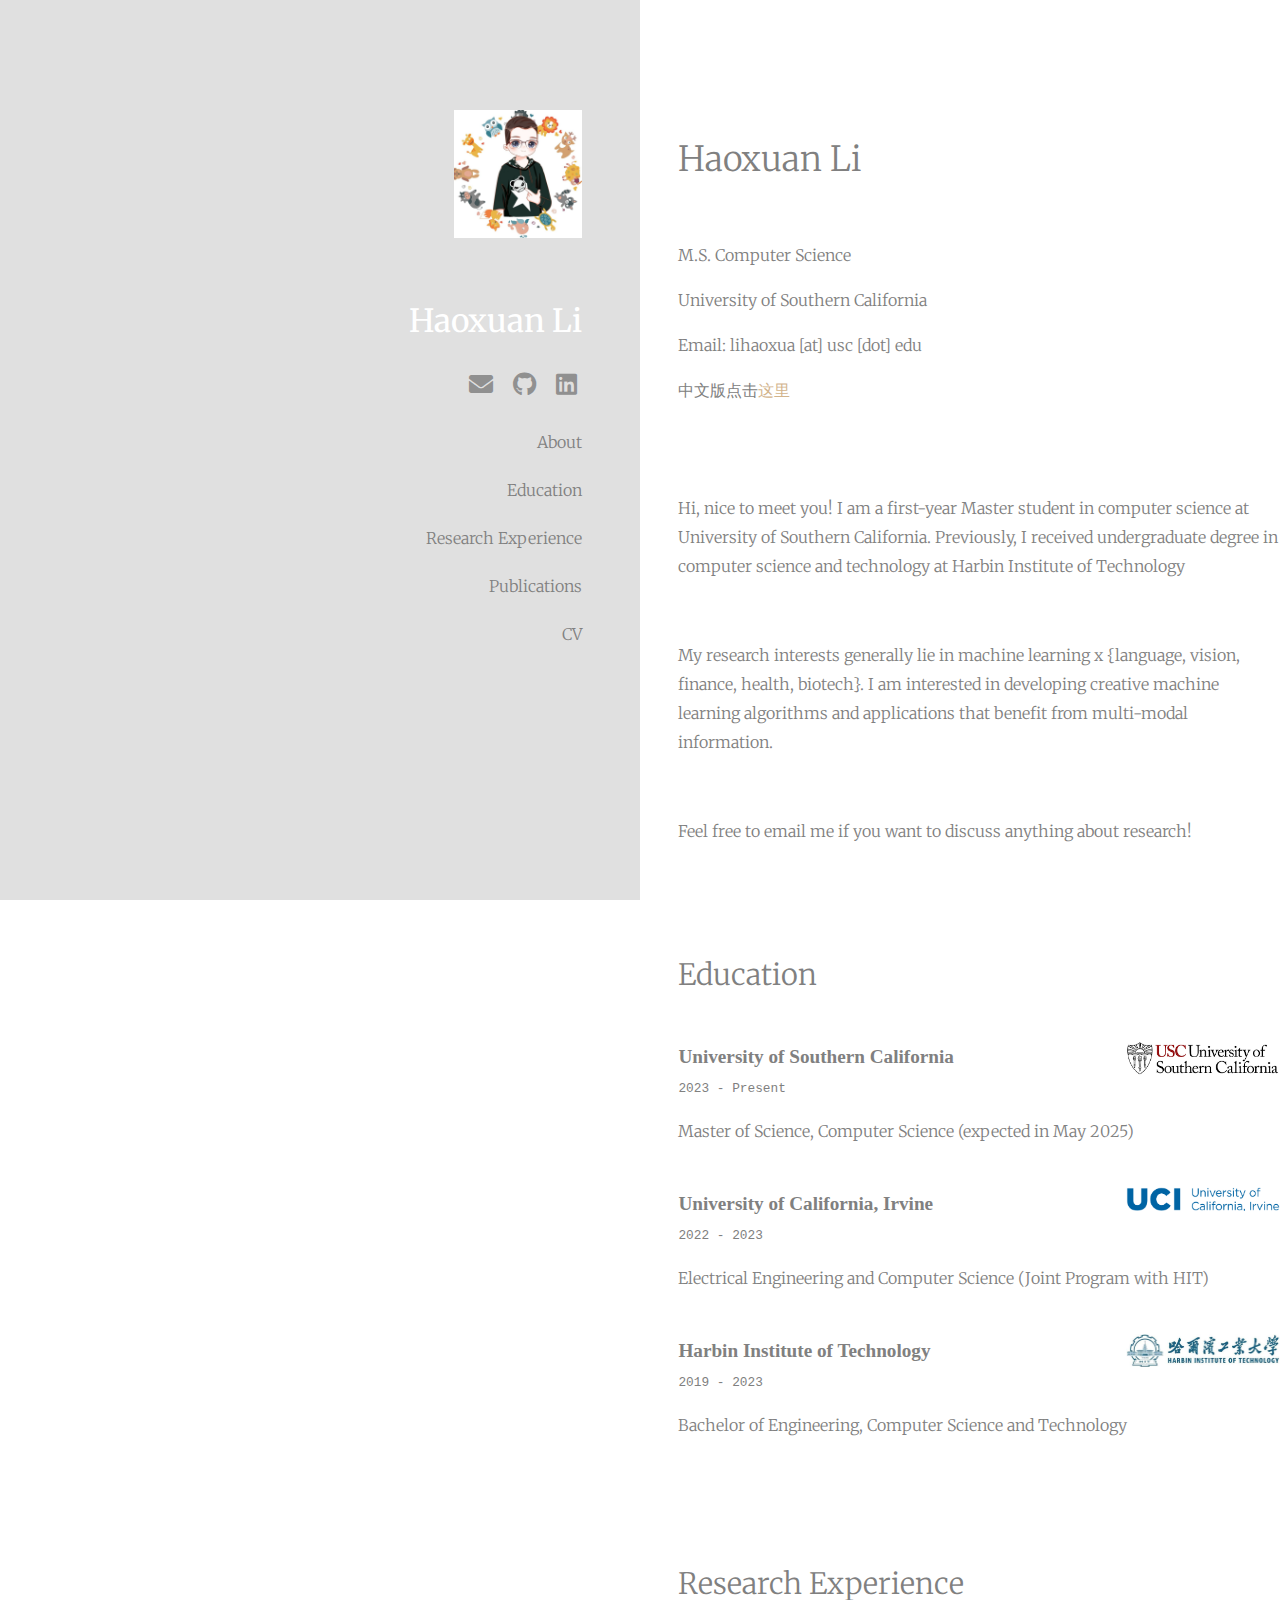
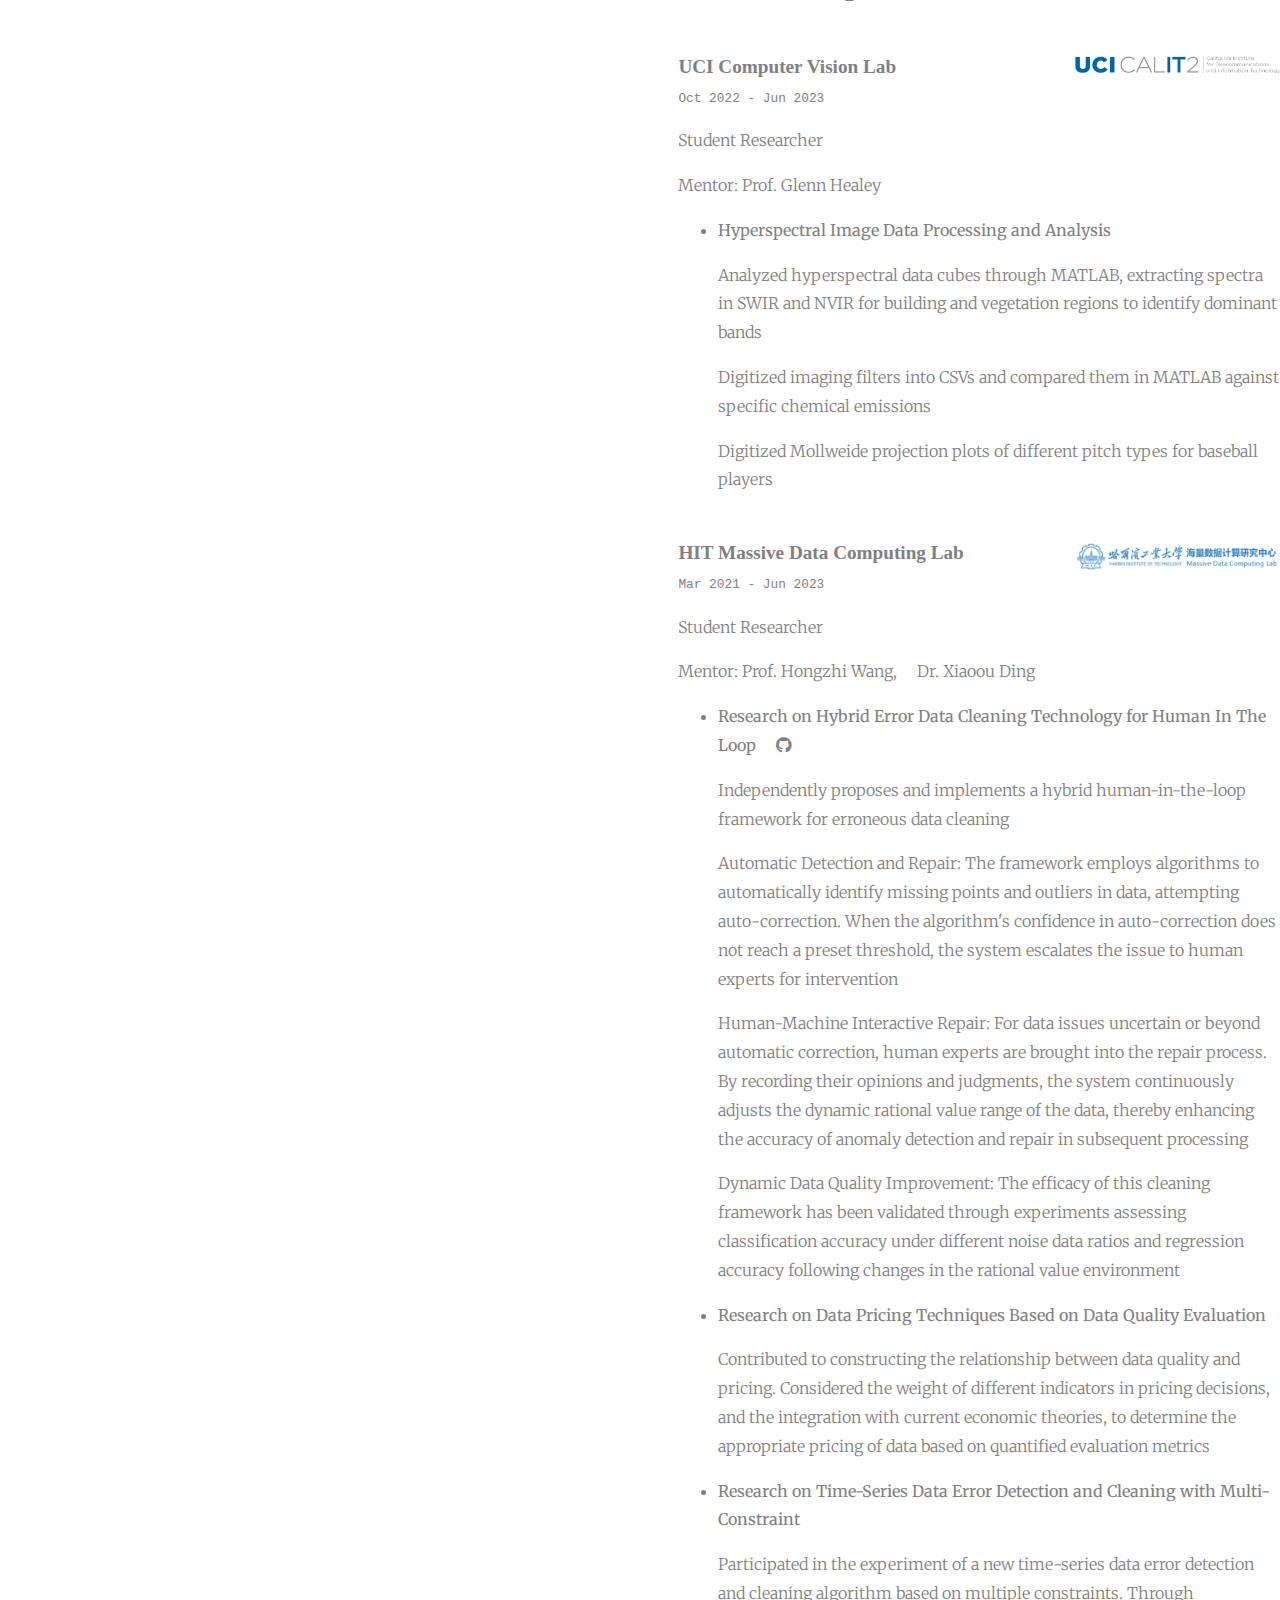
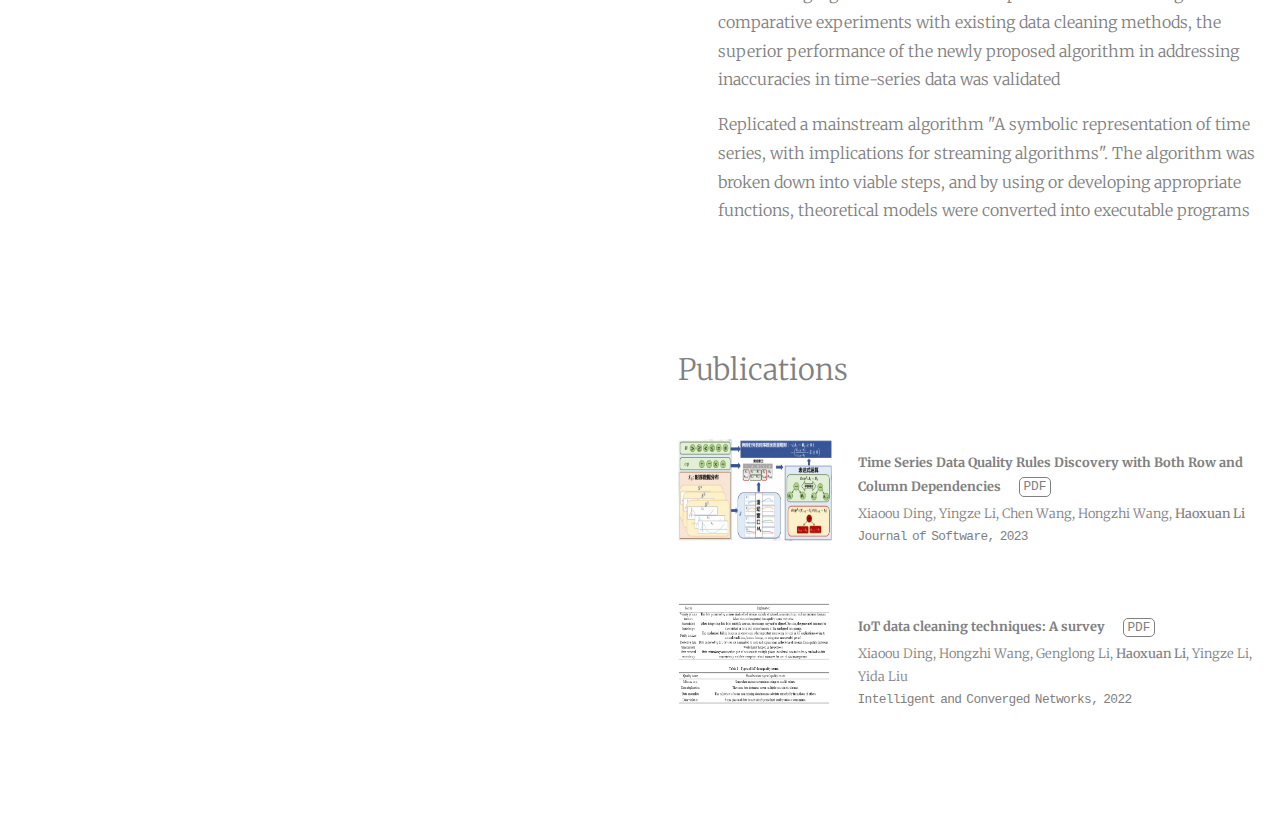
<file: index.html>
<!DOCTYPE html>
<html>
	<head>
		<meta charset="utf-8" />
		<title>Haoxuan Li | 李昊轩</title>
		<link rel="icon" href="images/head.png">
		
		<link rel="stylesheet" href="css/style.css">
		<link rel="stylesheet" href="https://cdnjs.cloudflare.com/ajax/libs/font-awesome/5.15.1/css/all.min.css">
		
		<meta name="viewport" content="width=device-width, initial-scale=1.0">
	</head>
	<body>
		<div class="header">
			<div class="header-content">
				<a class="avatar"><img src="images/head.png"/></a>
				
				<h1>Haoxuan Li</h1>
				
				<footer id="footer">
				    <ul class="contact-icons">
				        <li><a href="mailto:lihaoxua@usc.edu"><i class="fas fa-envelope"></i><span class="label"></span></a></li>
				        <li><a href="https://github.com/HauxLee"><i class="fab fa-github"></i><span class="label"></span></a></li>
				        <li><a href="https://www.linkedin.com/in/haoxuanli/"><i class="fab fa-linkedin"></i><span class="label"></span></a></li>
				    </ul>
				</footer>
				
				<nav id="nav">
					<ul>
						<li><a href="#about">About</a></li>
						<li><a href="#education">Education</a></li>
						<li><a href="#research">Research Experience</a></li>
						<li><a href="#publications">Publications</a></li>
						<li><a href="#cv">CV</a></li>
					</ul>
				</nav>
			</div>
		</div>
		
		<div class="main">
			<div id="about"  class="module">
				<h2>Haoxuan Li</h2>
				
				<p>M.S. Computer Science</p>
				<p>University of Southern California </p>
				<p>Email: lihaoxua [at] usc [dot] edu</p>
				<p>中文版点击<a href="index_zh.html" style="text-decoration: none; color: #D2B48C;">这里</a></p>
				<br /><br />
				
				<p>Hi, nice to meet you! 
					I am a first-year Master student in computer science at University of Southern California.
					Previously, I received undergraduate degree in computer science and technology at Harbin Institute of Technology
				</p>
				<br />
				
				<p>My research interests generally lie in machine learning x {language, vision, finance, health, biotech}. 
					I am interested in developing creative machine learning algorithms and applications that benefit from multi-modal information.
				</p>
				<br />
				
				<p>Feel free to email me if you want to discuss anything about research!</p>
			</div>
			
			<div id="education" class="module">
				<h3>Education</h3>
				
				<div id="usc" class="school">
					<div class="school-top">
						<div class="school-name">
							<h4><a href="https://www.usc.edu/">University of Southern California</a></h4>
							<p class="date">2023 - Present</p>
						</div>
						
						<div class="school-image">
							<a href="https://www.usc.edu/">
								<img src="images/usc.png" alt="University of Southern California" />
							</a>
						</div>
					</div>
					
					<div class="school-text">	
						<p>Master of Science, Computer Science (expected in May 2025)</p>
					</div>	
				</div>
				
				<div id="uci" class="school">
					<div class="school-top">
						<div class="school-name">
							<h4><a href="https://uci.edu/">University of California, Irvine</a></h4>
							<p class="date">2022 - 2023</p>
						</div>
						
						<div class="school-image">
							<a href="https://uci.edu/">
								<img src="images/uci.png" alt="University of California, Irvine" />
							</a>
						</div>
					</div>
					
					<div class="school-text">	
						<p>Electrical Engineering and Computer Science (Joint Program with HIT)</p>
					</div>	
				</div>
				
				<div id="hit" class="school">
					<div class="school-top">
						<div class="school-name">
							<h4><a href="https://www.hit.edu.cn/">Harbin Institute of Technology</a></h4>
							<p class="date">2019 - 2023</p>
						</div>
						
						<div class="school-image">
							<a href="https://www.hit.edu.cn/">
								<img src="images/hit.png" alt="Harbin Institute of Technology" />								
							</a>
						</div>
					</div>
					
					<div class="school-text">	
						<p>Bachelor of Engineering, Computer Science and Technology</p>
					</div>	
				</div>
			</div>
			
			<div id="research" class="module">
				<h3>Research Experience</h3>
				
				<div id="uci-lab" class="school">
					<div class="school-top">
						<div class="school-name">
							<h4><a href="https://www.calit2.uci.edu/building-overview/computer-vision-laboratory/">UCI Computer Vision Lab</a></h4>
							<p class="date">Oct 2022 - Jun 2023</p>
						</div>
						
						<div class="school-image">
							<a href="https://www.calit2.uci.edu/building-overview/computer-vision-laboratory/">
								<img src="images/uci_lab.png" alt="UCI Computer Vision Lab" />							
							</a>
						</div>
					</div>
					
					<div class="school-text">	
						<p>Student Researcher</p>
						<p>Mentor: <a href="https://engineering.uci.edu/users/glenn-healey">Prof. Glenn Healey</a></p>
						<ul>
							<li>
								<p><Strong>Hyperspectral Image Data Processing and Analysis</Strong></p>
								<p>Analyzed hyperspectral data cubes through MATLAB, extracting spectra in SWIR and NVIR for building and vegetation regions to identify dominant bands</p>
								<p>Digitized imaging filters into CSVs and compared them in MATLAB against specific chemical emissions</p>
								<p>Digitized Mollweide projection plots of different pitch types for baseball players</p>
							</li>
						</ul>
					</div>	
				</div>
				
				<div id="hit-lab" class="school">
					<div class="school-top">
						<div class="school-name">
							<h4><a href="https://db.hit.edu.cn/main.htm">HIT Massive Data Computing Lab</a></h4>
							<p class="date">Mar 2021 - Jun 2023</p>
						</div>
						
						<div class="school-image">
							<a href="https://db.hit.edu.cn/main.htm">
								<img src="images/hit_lab.png" alt="HIT Massive Data Computing Lab" />							
							</a>
						</div>
					</div>
					
					<div class="school-text">	
						<p>Student Researcher</p>
						<p>Mentor: <a href="https://homepage.hit.edu.cn/wang">Prof. Hongzhi Wang</a>,&nbsp;&nbsp;&nbsp;&nbsp;    
							<a href="https://scholar.google.com/citations?user=GJUuXGMAAAAJ">Dr. Xiaoou Ding</a>
						</p>
						<ul>
							<li>
								<div class="research-topic">
								    <Strong>Research on Hybrid Error Data Cleaning Technology for Human In The Loop</Strong>&nbsp;&nbsp;&nbsp;&nbsp;
								    <a href="https://github.com/HauxLee/Hybrid-Error-Data-Cleaning-Technology-for-Human-In-The-Loop"><i class="fab fa-github"></i><span class="label"></span></a>
								</div>
								<p>Independently proposes and implements a hybrid human-in-the-loop framework for erroneous data cleaning</p>
								<p>Automatic Detection and Repair: The framework employs algorithms to automatically identify missing points and outliers in data, attempting auto-correction. When the algorithm's confidence in auto-correction does not reach a preset threshold, the system escalates the issue to human experts for intervention</p>
								<p>Human-Machine Interactive Repair: For data issues uncertain or beyond automatic correction, human experts are brought into the repair process. By recording their opinions and judgments, the system continuously adjusts the dynamic rational value range of the data, thereby enhancing the accuracy of anomaly detection and repair in subsequent processing</p>
								<p>Dynamic Data Quality Improvement: The efficacy of this cleaning framework has been validated through experiments assessing classification accuracy under different noise data ratios and regression accuracy following changes in the rational value environment</p>
							</li>
							<li>
								<p><Strong>Research on Data Pricing Techniques Based on Data Quality Evaluation</Strong></p>
								<p>Contributed to constructing the relationship between data quality and pricing. Considered the weight of different indicators in pricing decisions, and the integration with current economic theories, to determine the appropriate pricing of data based on quantified evaluation metrics</p>
							</li>
							<li>
								<p><Strong>Research on Time-Series Data Error Detection and Cleaning with Multi-Constraint</Strong></p>
								<p>Participated in the experiment of a new time-series data error detection and cleaning algorithm based on multiple constraints. Through comparative experiments with existing data cleaning methods, the superior performance of the newly proposed algorithm in addressing inaccuracies in time-series data was validated</p>
								<p>Replicated a mainstream algorithm "A symbolic representation of time series, with implications for streaming algorithms". The algorithm was broken down into viable steps, and by using or developing appropriate functions, theoretical models were converted into executable programs</p>
							</li>
						</ul>
					</div>	
				</div>
			</div>
			
			<div id="publications" class="module">
				<h3>Publications</h3>
				
				<div id="pub-hit-2" class="paper">
					<div class="paper-image">
						<a href="https://www.jos.org.cn/jos/article/abstract/6793">
							<img src="images/pub_hit_2.png" alt="Time Series Data Quality Rules Discovery with Both Row and Column Dependencies" />							
						</a>
					</div>
					
					<div class="paper-text">
						<div class="paper-head">
							<h5><a href="https://www.jos.org.cn/jos/article/abstract/6793">Time Series Data Quality Rules Discovery with Both Row and Column Dependencies</a>
							&nbsp;&nbsp;&nbsp;&nbsp;
							<a href="doc/pub_hit_2.pdf"  class="pdf-link">PDF</a></h5>
							
						</div>
						
						<div class="paper-author">
							<p>Xiaoou Ding, Yingze Li, Chen Wang, Hongzhi Wang, <strong>Haoxuan Li</strong></p>
						</div>
						
						<div class="paper-information">
							<p>Journal of Software, 2023</p>
						</div>
					</div>
				</div>
				
				<div id="pub-hit-1" class="paper">
					<div class="paper-image">
						<a href="https://ieeexplore.ieee.org/document/10026521">
							<img src="images/pub_hit_1.png" alt="IoT data cleaning techniques: A survey" />							
						</a>
					</div>
					
					<div class="paper-text">
						<div class="paper-head">
							<h5><a href="https://ieeexplore.ieee.org/document/10026521">IoT data cleaning techniques: A survey</a>
							&nbsp;&nbsp;&nbsp;&nbsp;
							<a href="doc/pub_hit_1.pdf" class="pdf-link">PDF</a></h5>
							
						</div>
						
						<div class="paper-author">
							<p>Xiaoou Ding, Hongzhi Wang, Genglong Li, <strong>Haoxuan Li</strong>, Yingze Li, Yida Liu</p>
						</div>
						
						<div class="paper-information">
							<p>Intelligent and Converged Networks, 2022</p>
						</div>
					</div>
				</div>
			</div>
		</div>
		
		<script src="js/dynamic-sizing.js"></script>
	</body>
</html>
</file>
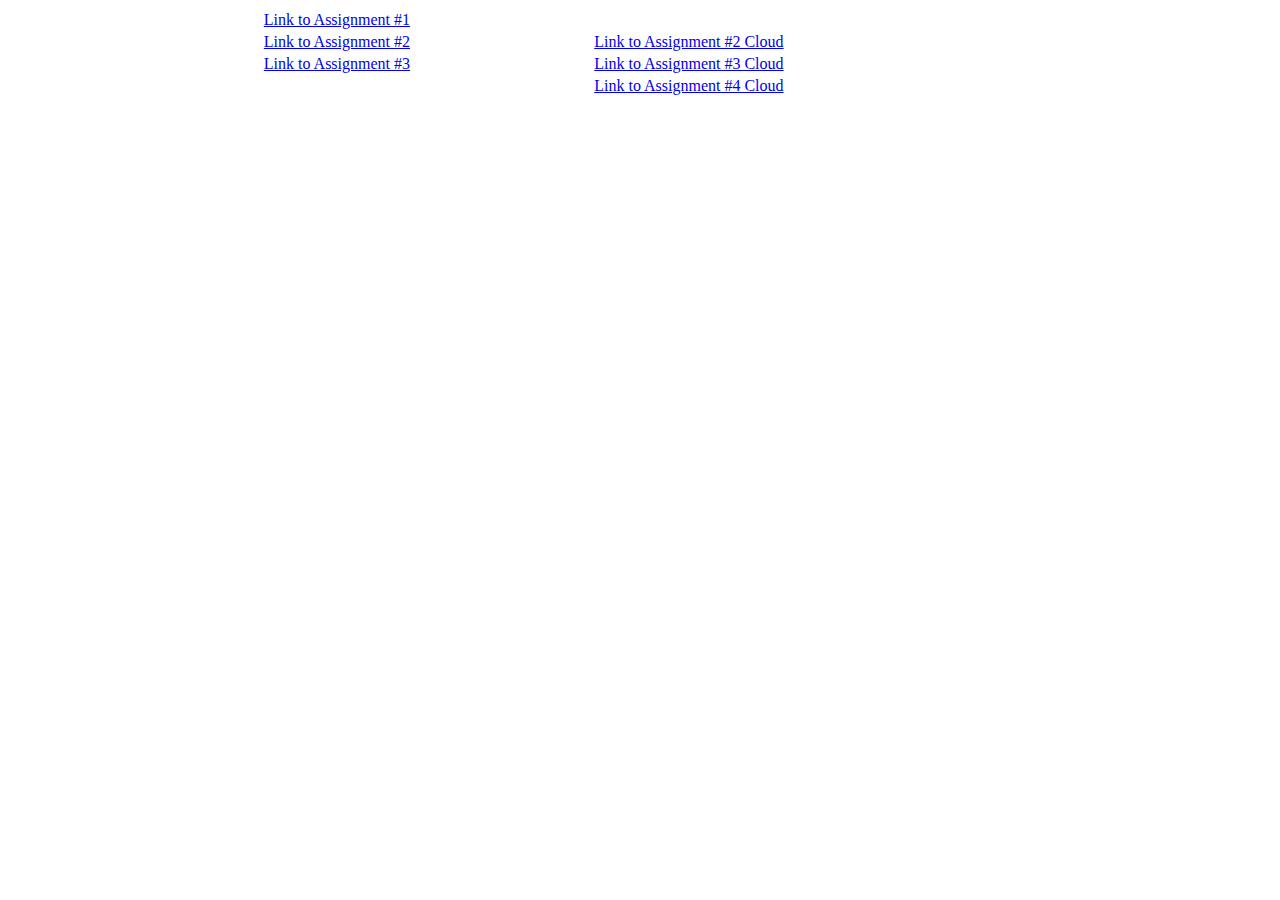
<file: hauxleee.html>
﻿<!DOCTYPE html PUBLIC "-//W3C//DTD XHTML 1.0 Transitional//EN" "http://www.w3.org/TR/xhtml1/DTD/xhtml1-transitional.dtd"><html><head></head><body>






<table style="width:60%;" align="center">
  <tr>
    <td><a rel="noopener" href="https://HauxLee.github.io/WebDevPortfolio/HTML%20and%20CSS%20Exercise/index.html">Link to Assignment #1</a></td>
      <td></td>
  </tr>
    <tr>
    <td><a rel="noopener" href="https://haux-assignment2.wl.r.appspot.com/">Link to Assignment #2</a></td>
    <td><a rel="noopener" href="https://haux-assignment2.wl.r.appspot.com/search?stockSymbol=AAPL">Link to Assignment #2 Cloud</a></td>    
  </tr>
  <tr>
    <td><a rel="noopener" href="http://34.28.201.99">Link to Assignment #3</a></td>
    <td><a rel="noopener" href="http://34.28.201.99/api/details/AAPL">Link to Assignment #3 Cloud</a></td> 
  </tr>
  <tr>
     <td></td>
    <td><a rel="noopener" href="ScrambleThisName.html">Link to Assignment #4 Cloud</a></td> 
  </tr>
  </table>


<script type="module" src="https://s.brightspace.com/lib/bsi/20.23.12-266/unbundled/mathjax.js"></script><script type="text/javascript">document.addEventListener('DOMContentLoaded', function() {
					if (document.querySelector('math') || /\$\$|\\\(|\\\[|\\begin{|\\ref{|\\eqref{/.test(document.body.innerHTML)) {
						document.querySelectorAll('mspace[linebreak="newline"]').forEach(elm => {
							elm.setAttribute('style', 'display: block; height: 0.5rem;');
						});

						window.D2L.MathJax.loadMathJax({
							'outputScale': 1.5,
							'renderLatex': true
						});
					}
				});</script><script type="module" src="https://s.brightspace.com/lib/bsi/20.23.12-266/unbundled/prism.js"></script><script type="text/javascript">document.addEventListener('DOMContentLoaded', function() {
					document.querySelectorAll('.d2l-code').forEach(code => {
						window.D2L.Prism.formatCodeElement(code);
					});
				});</script></body></html>
</file>
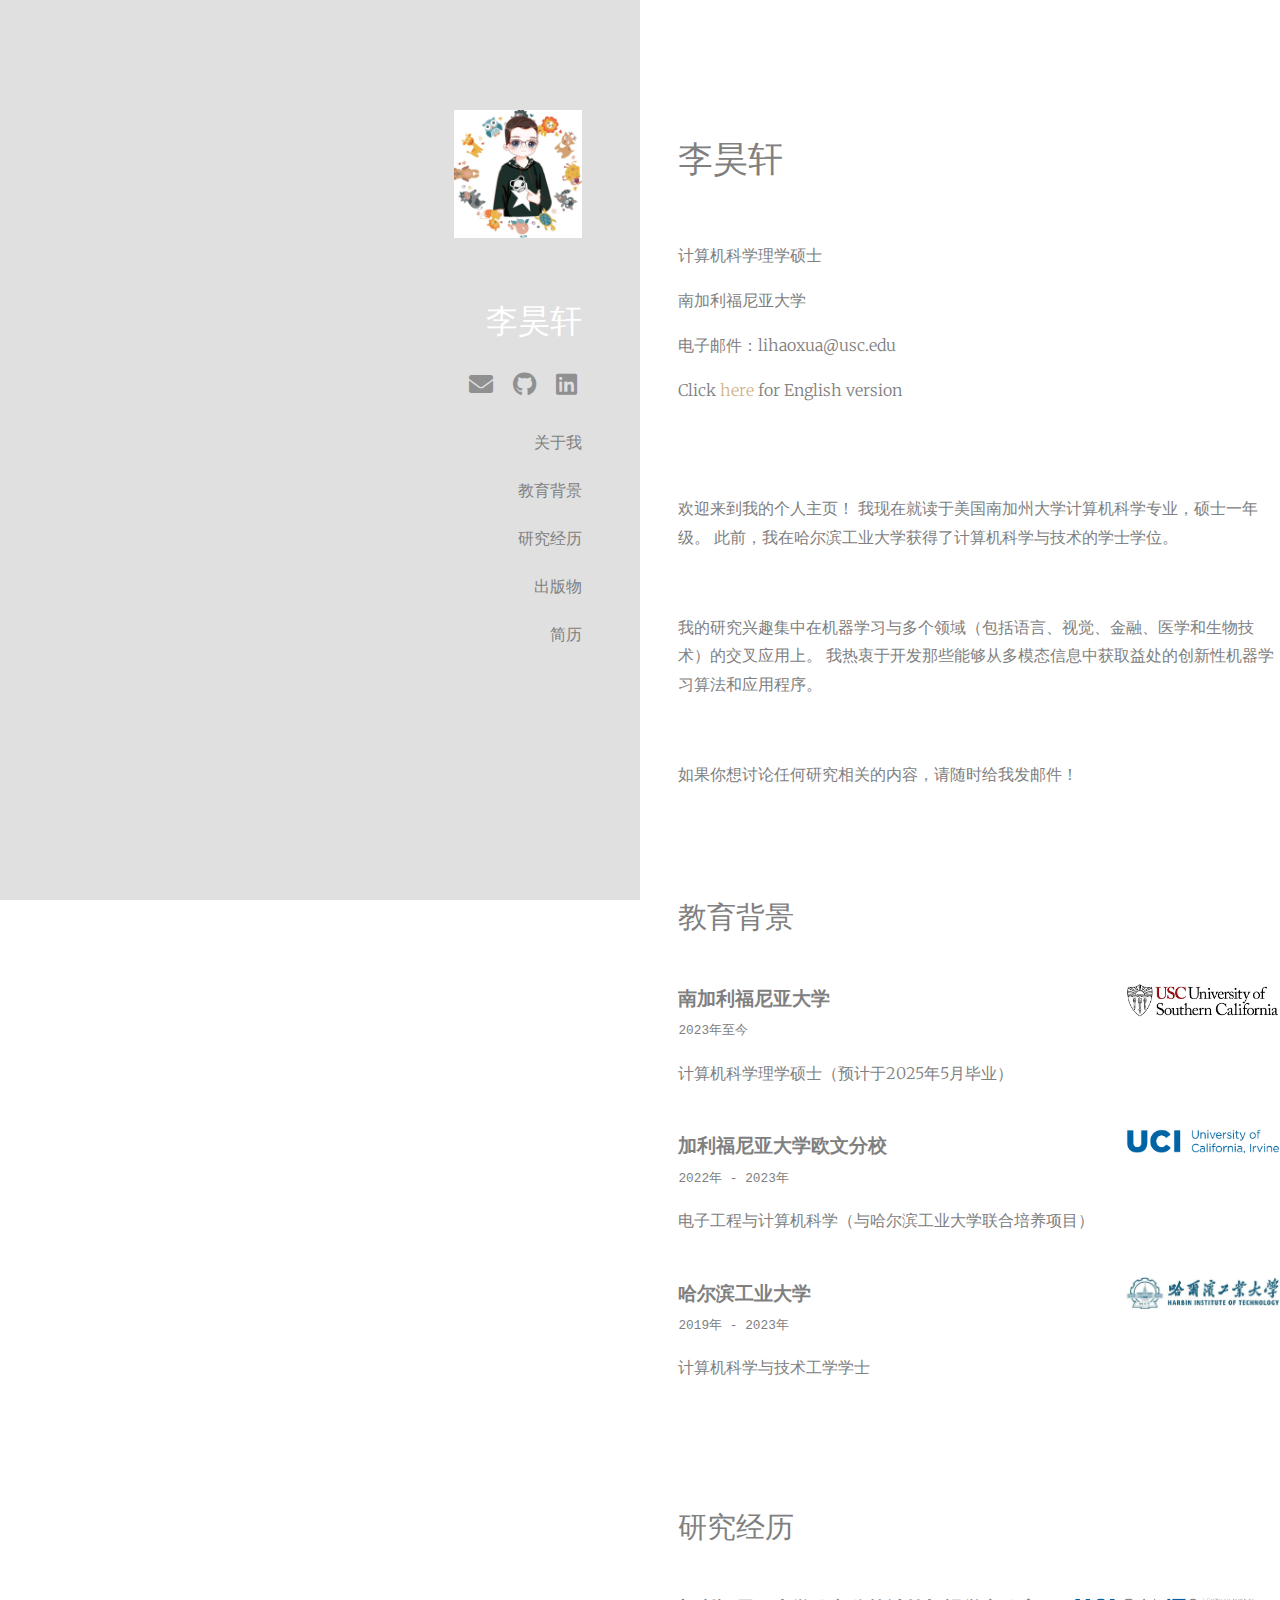
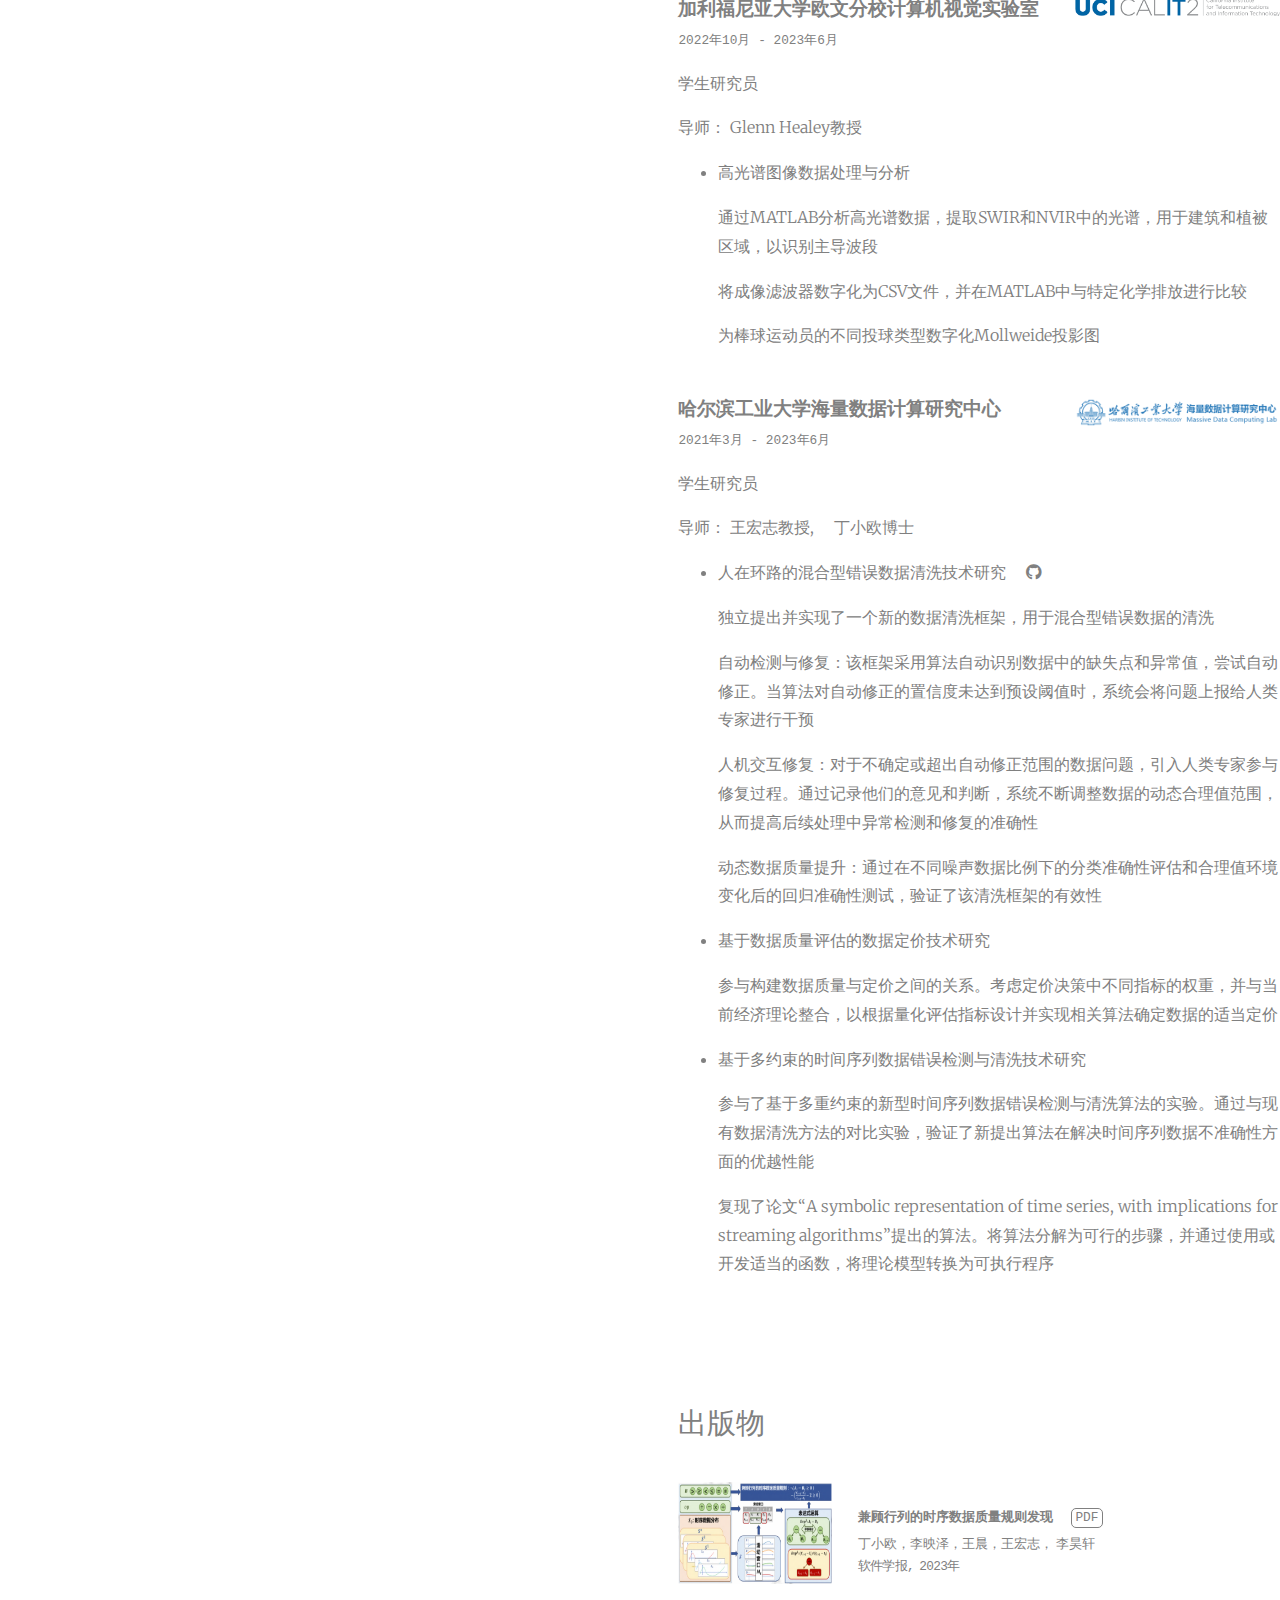
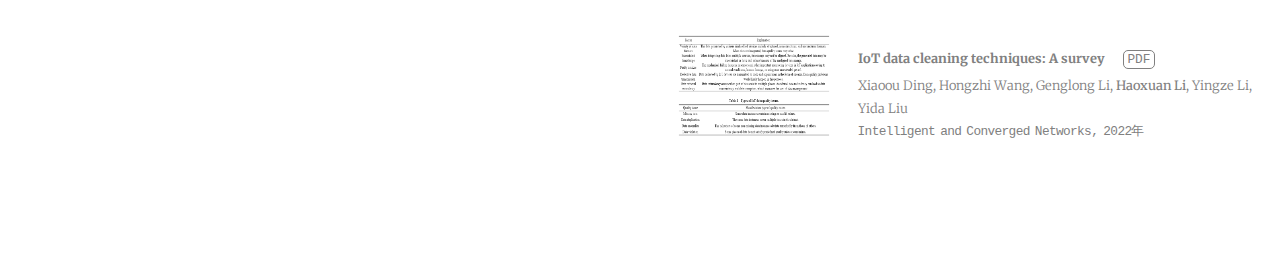
<file: index_zh.html>
<!DOCTYPE html>
<html lang="zh">
	<head>
		<meta charset="utf-8" />
		<title>李昊轩 | Haoxuan Li</title>
		<link rel="icon" href="images/head.png">
		
		<link rel="stylesheet" href="css/style.css">
		<link rel="stylesheet" href="https://cdnjs.cloudflare.com/ajax/libs/font-awesome/5.15.1/css/all.min.css">
		
		<meta name="viewport" content="width=device-width, initial-scale=1.0">
	</head>
	<body>
		<div class="header">
			<div class="header-content">
				<a class="avatar"><img src="images/head.png"/></a>
				
				<h1>李昊轩</h1>
				
				<footer id="footer">
				    <ul class="contact-icons">
				        <li><a href="mailto:lihaoxua@usc.edu"><i class="fas fa-envelope"></i><span class="label"></span></a></li>
				        <li><a href="https://github.com/HauxLee"><i class="fab fa-github"></i><span class="label"></span></a></li>
				        <li><a href="https://www.linkedin.com/in/haoxuanli/"><i class="fab fa-linkedin"></i><span class="label"></span></a></li>
				    </ul>
				</footer>
				
				<nav id="nav">
					<ul>
						<li><a href="#about">关于我</a></li>
						<li><a href="#education">教育背景</a></li>
						<li><a href="#research">研究经历</a></li>
						<li><a href="#publications">出版物</a></li>
						<li><a href="#cv">简历</a></li>
					</ul>
				</nav>
			</div>
		</div>
		
		<div class="main">
			<div id="about"  class="module">
				<h2>李昊轩</h2>
				
				<p>计算机科学理学硕士</p>
				<p>南加利福尼亚大学 </p>
				<p>电子邮件：lihaoxua@usc.edu</p>
				<p>Click <a href="index.html" style="text-decoration: none; color: #D2B48C;">here</a> for English version</p>
				<br /><br />
				
				<p>欢迎来到我的个人主页！ 
					我现在就读于美国南加州大学计算机科学专业，硕士一年级。
					此前，我在哈尔滨工业大学获得了计算机科学与技术的学士学位。
				</p>
				<br />
				
				<p>我的研究兴趣集中在机器学习与多个领域（包括语言、视觉、金融、医学和生物技术）的交叉应用上。 
					我热衷于开发那些能够从多模态信息中获取益处的创新性机器学习算法和应用程序。
				</p>
				<br />
				
				<p>如果你想讨论任何研究相关的内容，请随时给我发邮件！</p>
			</div>
			
			<div id="education" class="module">
				<h3>教育背景</h3>
				
				<div id="usc" class="school">
					<div class="school-top">
						<div class="school-name">
							<h4><a href="https://www.usc.edu/">南加利福尼亚大学</a></h4>
							<p class="date">2023年至今</p>
						</div>
						
						<div class="school-image">
							<a href="https://www.usc.edu/">
								<img src="images/usc.png" alt="University of Southern California" />
							</a>
						</div>
					</div>
					
					<div class="school-text">	
						<p>计算机科学理学硕士（预计于2025年5月毕业）</p>
					</div>	
				</div>
				
				<div id="uci" class="school">
					<div class="school-top">
						<div class="school-name">
							<h4><a href="https://uci.edu/">加利福尼亚大学欧文分校</a></h4>
							<p class="date">2022年 - 2023年</p>
						</div>
						
						<div class="school-image">
							<a href="https://uci.edu/">
								<img src="images/uci.png" alt="University of California, Irvine" />
							</a>
						</div>
					</div>
					
					<div class="school-text">	
						<p>电子工程与计算机科学（与哈尔滨工业大学联合培养项目）</p>
					</div>	
				</div>
				
				<div id="hit" class="school">
					<div class="school-top">
						<div class="school-name">
							<h4><a href="https://www.hit.edu.cn/">哈尔滨工业大学</a></h4>
							<p class="date">2019年 - 2023年</p>
						</div>
						
						<div class="school-image">
							<a href="https://www.hit.edu.cn/">
								<img src="images/hit.png" alt="Harbin Institute of Technology" />								
							</a>
						</div>
					</div>
					
					<div class="school-text">	
						<p>计算机科学与技术工学学士</p>
					</div>	
				</div>
			</div>
			
			<div id="research" class="module">
				<h3>研究经历</h3>
				
				<div id="uci-lab" class="school">
					<div class="school-top">
						<div class="school-name">
							<h4><a href="https://www.calit2.uci.edu/building-overview/computer-vision-laboratory/">加利福尼亚大学欧文分校计算机视觉实验室</a></h4>
							<p class="date">2022年10月 - 2023年6月</p>
						</div>
						
						<div class="school-image">
							<a href="https://www.calit2.uci.edu/building-overview/computer-vision-laboratory/">
								<img src="images/uci_lab.png" alt="UCI Computer Vision Lab" />							
							</a>
						</div>
					</div>
					
					<div class="school-text">	
						<p>学生研究员</p>
						<p>导师： <a href="https://engineering.uci.edu/users/glenn-healey">Glenn Healey教授</a></p>
						<ul>
							<li>
								<p><Strong>高光谱图像数据处理与分析</Strong></p>
								<p>通过MATLAB分析高光谱数据，提取SWIR和NVIR中的光谱，用于建筑和植被区域，以识别主导波段</p>
								<p>将成像滤波器数字化为CSV文件，并在MATLAB中与特定化学排放进行比较</p>
								<p>为棒球运动员的不同投球类型数字化Mollweide投影图</p>
							</li>
						</ul>
					</div>	
				</div>
				
				<div id="hit-lab" class="school">
					<div class="school-top">
						<div class="school-name">
							<h4><a href="https://db.hit.edu.cn/main.htm">哈尔滨工业大学海量数据计算研究中心</a></h4>
							<p class="date">2021年3月 - 2023年6月</p>
						</div>
						
						<div class="school-image">
							<a href="https://db.hit.edu.cn/main.htm">
								<img src="images/hit_lab.png" alt="HIT Massive Data Computing Lab" />							
							</a>
						</div>
					</div>
					
					<div class="school-text">	
						<p>学生研究员</p>
						<p>导师： <a href="https://homepage.hit.edu.cn/wang">王宏志教授</a>,&nbsp;&nbsp;&nbsp;&nbsp;    
							<a href="https://scholar.google.com/citations?user=GJUuXGMAAAAJ">丁小欧博士</a>
						</p>
						<ul>
							<li>
								<div class="research-topic">
								    <Strong>人在环路的混合型错误数据清洗技术研究</Strong>&nbsp;&nbsp;&nbsp;&nbsp;
								    <a href="https://github.com/HauxLee/Hybrid-Error-Data-Cleaning-Technology-for-Human-In-The-Loop"><i class="fab fa-github"></i><span class="label"></span></a>
								</div>
								<p>独立提出并实现了一个新的数据清洗框架，用于混合型错误数据的清洗</p>
								<p>自动检测与修复：该框架采用算法自动识别数据中的缺失点和异常值，尝试自动修正。当算法对自动修正的置信度未达到预设阈值时，系统会将问题上报给人类专家进行干预</p>
								<p>人机交互修复：对于不确定或超出自动修正范围的数据问题，引入人类专家参与修复过程。通过记录他们的意见和判断，系统不断调整数据的动态合理值范围，从而提高后续处理中异常检测和修复的准确性</p>
								<p>动态数据质量提升：通过在不同噪声数据比例下的分类准确性评估和合理值环境变化后的回归准确性测试，验证了该清洗框架的有效性</p>
							</li>
							<li>
								<p><Strong>基于数据质量评估的数据定价技术研究</Strong></p>
								<p>参与构建数据质量与定价之间的关系。考虑定价决策中不同指标的权重，并与当前经济理论整合，以根据量化评估指标设计并实现相关算法确定数据的适当定价</p>
							</li>
							<li>
								<p><Strong>基于多约束的时间序列数据错误检测与清洗技术研究</Strong></p>
								<p>参与了基于多重约束的新型时间序列数据错误检测与清洗算法的实验。通过与现有数据清洗方法的对比实验，验证了新提出算法在解决时间序列数据不准确性方面的优越性能</p>
								<p>复现了论文“A symbolic representation of time series, with implications for streaming algorithms”提出的算法。将算法分解为可行的步骤，并通过使用或开发适当的函数，将理论模型转换为可执行程序</p>
							</li>
						</ul>
					</div>	
				</div>
			</div>
			
			<div id="publications" class="module">
				<h3>出版物</h3>
				
				<div id="pub-hit-2" class="paper">
					<div class="paper-image">
						<a href="https://www.jos.org.cn/jos/article/abstract/6793">
							<img src="images/pub_hit_2.png" alt="Time Series Data Quality Rules Discovery with Both Row and Column Dependencies" />							
						</a>
					</div>
					
					<div class="paper-text">
						<div class="paper-head">
							<h5><a href="https://www.jos.org.cn/jos/article/abstract/6793">兼顾行列的时序数据质量规则发现</a>
							&nbsp;&nbsp;&nbsp;&nbsp;
							<a href="doc/pub_hit_2.pdf"  class="pdf-link">PDF</a></h5>
							
						</div>
						
						<div class="paper-author">
							<p>丁小欧，李映泽，王晨，王宏志， <strong>李昊轩</strong></p>
						</div>
						
						<div class="paper-information">
							<p>软件学报, 2023年</p>
						</div>
					</div>
				</div>
				
				<div id="pub-hit-1" class="paper">
					<div class="paper-image">
						<a href="https://ieeexplore.ieee.org/document/10026521">
							<img src="images/pub_hit_1.png" alt="IoT data cleaning techniques: A survey" />							
						</a>
					</div>
					
					<div class="paper-text">
						<div class="paper-head">
							<h5><a href="https://ieeexplore.ieee.org/document/10026521">IoT data cleaning techniques: A survey</a>
							&nbsp;&nbsp;&nbsp;&nbsp;
							<a href="doc/pub_hit_1.pdf" class="pdf-link">PDF</a></h5>
							
						</div>
						
						<div class="paper-author">
							<p>Xiaoou Ding, Hongzhi Wang, Genglong Li, <strong>Haoxuan Li</strong>, Yingze Li, Yida Liu</p>
						</div>
						
						<div class="paper-information">
							<p>Intelligent and Converged Networks, 2022年</p>
						</div>
					</div>
				</div>
			</div>
		</div>
		
		<script src="js/dynamic-sizing.js"></script>
	</body>
</html>
</file>
<file: css/style.css>
@import url('https://fonts.googleapis.com/css2?family=Merriweather:wght@100;300;500&display=swap');


/* 基本布局和样式 */
body {
    font-family: 'Merriweather', Times, 'Times New Roman', serif;
    margin: 0;
    padding: 0;
    background-color: #ffffff;
    color: #808080;
    overflow-x: hidden; /* Prevent horizontal scrollbar */
	font-weight: 100;
	line-height: 1.8;
}


/*=============================
 * header
===============================*/
.header {
    position: fixed; /* Keep the header visible */
    top: 0;
    left: 0;
    background-color: #e0e0e0;
    width: 50%; /* Initial width */
    height: 100vh;
    padding: 20px;
    box-sizing: border-box;
    backdrop-filter: blur(10px);
    transition: width 0.5s ease; /* Smooth transition for width change */
}


.header-content {
	margin-top: 7vw;
    margin-left: auto;
    margin-right: 3vw;
    text-align: right;
    width: fit-content;
}


/* 以下样式保持不变 */
.header h1, #nav ul, .contact-icon {
    align-self: flex-end; /* 确保所有子项都靠右对齐 */
    text-align: right; /* 文本靠右对齐 */
}

.header h1 {
    color: #fff; /* 保持原有的白色字体 */
    font-weight: 400; /* 将字重设置为400，代表常规字重 */
    /* 其他样式保持不变 */
}


/* 调整图片尺寸和样式 */
.header .avatar img {
    width: 10vw; /* 调整头像图片的最大宽度 */
    height: auto; /* 保持图片的原始宽高比 */
    align-self: flex-end; /* 确保图片也靠右对齐 */
	margin-bottom: 2vw;
}

/* footer */
footer {
    text-align: right; /* 使内容靠右排列 */
}

.contact-icons {
    list-style: none; /* 去掉列表项前的点 */
    display: flex; /* 同行排列 */
    justify-content: flex-end; /* 靠右排列 */
    padding: 0; /* 去除默认的padding */
}

.contact-icons li {
    margin-left: 15px; /* 列表项之间的间距 */
}

.contact-icons li a {
    color: #909090; /* 链接颜色为深灰色 */
    font-size: 24px; /* 增大图标大小 */
    display: flex; /* 使图标和文本垂直居中 */
    align-items: center;
	text-decoration: none;
}

.contact-icons li a i {
    margin-right: 5px; /* 图标和文本之间的间距 */
}

.contact-icons a:hover {
	color: #c0c0c0;
}

/* nav */
#nav {
	margin-top: 2.5vw;
}

/* 移除列表的左边点 */
#nav ul {
    list-style-type: none;
    margin: 0;
    padding: 0;
}

#nav ul li {
	margin-top: 1.5vw;
}

/* 移除链接的下划线 */
#nav ul li a {
    text-decoration: none;
    color: inherit; /* 可选，保持链接颜色和周围文本一致 */
}

#nav a:hover {
	color: #c0c0c0;
}

/*=============================
 * main
===============================*/
.main {
    position: relative;
	width: 47%;
    left: 50%; /* Initial left offset */
    transition: left 0.5s ease, width 0.5s ease; /* Smooth transition */
    margin-left: 3vw;
    word-wrap: break-word; /* 允许长单词/URL等在边界内自动换行 */
    overflow-wrap: break-word; /* 同上，但更现代的属性名称 */
	margin-top: 10vw;
}

/* Modify <h2> font size */
h2 {
    font-size: 2.7vw; /* Adjust the size as needed */
	font-weight: 100;
	margin-bottom: 4vw;
}

h3 {
    font-size: 2.3vw; /* Adjust the size as needed */
	font-weight: 100;
	margin-bottom: 2.5vw;
}

h4 a {
	color: #808080;
	text-decoration: none;
}

h4 a:hover {
	color: #c0c0c0;
}

.module {
	margin-bottom: 8vw;
}



/* about */

/* education */
.school {
    display: flex; /* 保持 flex 布局 */
    flex-direction: column; /* 调整布局方向为垂直 */
    align-items: flex-start; /* 确保子元素在交叉轴的起点对齐（这里是左对齐） */
    margin-bottom: 1.5vw;
}

.school-top {
    display: flex; /* 应用 flex 布局以支持内部元素的左右布局 */
    justify-content: space-between; /* 保持子元素在主轴两端对齐 */
    width: 100%; /* 确保 .school-top 占满父容器的宽度 */
}

.school-name h4 {
	font-family: 'Georgia', Times, 'Times New Roman', serif;
	font-size: 1.5vw;
    margin-top: 0.5vw;
    margin-bottom: 0.2vw; /* 减小 h4 与 .date 间的下边距 */
    /* 根据具体情况调整此值以达到期望的视觉效果 */
}

.date {
    /* 原有样式保留，适合显示日期 */
    font-family: 'Courier New', Courier, monospace;
    font-size: 1vw;
    margin-top: 0.05vw;
    margin-bottom: 0.05vw;
}

.school-image {
    text-align: right; /* 保持图片靠右对齐 */
}

.school-image img {
    width: 12vw;
    height: auto;
	margin-top: 0.5vw;
}

.school-text a {
	color: #808080;
	text-decoration: none;
}

.school-text a:hover{
	color: #c0c0c0;
}

/* research experience */

#uci-lab .school-image img{
	width: 16vw;
	margin-top: 1vw;
}

#hit-lab .school-image img{
	width: 16vw;
	margin-top: 1vw;
}

/* Publication */
.paper {
    display: flex; /* 应用 flex 布局以支持内部元素的左右布局 */
    justify-content: start; /* 保持子元素在主轴两端对齐 */
    width: 100%; /* 确保 .school-top 占满父容器的宽度 */
	align-items: center;
	margin-bottom: 2.5vw;
}

.paper-image {
    text-align: left; /* 保持图片靠右对齐 */
	margin-right: 2vw;
}

.paper-image img {
    width: 12vw;
    height: 8vw;
}



.paper-text a {
	color: #808080;
	text-decoration: none;
	font-size: 1vw;
}

.paper-text a:hover{
	color: #c0c0c0;
}

.pdf-link {
    border: 1px solid #808080; /* 添加边框 */
    box-sizing: border-box;
    border-radius: 5px; /* 添加边框弧度 */
    padding: 0.1vw 0.3vw; /* 内部填充，根据需要调整 */
    font-family: 'Courier New', Courier, monospace;
    font-size: 0.3vw; /* 调整字体大小，根据需要调整 */
    text-decoration: none; /* 去除下划线 */
    color: #808080; /* 文本颜色，根据需要调整 */
	font-weight: 100;
}

.pdf-link:hover {
    color: #c0c0c0; /* 鼠标悬停时的文本颜色 */
    border-color: #c0c0c0; /* 鼠标悬停时的边框颜色 */
}

.paper-author {
	margin-top: -1.5vw;
	font-size: 1vw;
	margin-bottom: 1.5vw;
}

.paper-information {
	font-family: 'Courier New', Courier, monospace;
	margin-top: -1.5vw;
	font-size: 1vw;
	letter-spacing: -0.05vw; /* 字母之间的间距更小 */
	word-spacing: -0.15vw; /* 单词之间的间距更小 */
}


/* 平板电脑和以下尺寸 */
@media (max-width: 768px) {
    .header {
        position: relative; /* 更改为relative，使其不固定 */
        width: 100%; /* 让头部占满全宽 */
        height: auto; /* 高度自适应 */
        top: 0; /* 确保它在顶部 */
        left: 0; /* 重置左边距 */
    }
    
	.header .avatar img  {
		width: 25vw;
		margin-bottom: -3vw;
	}
	
    .main {
        width: 90%; /* 主内容区域宽度调整 */
        left: 5%; /* 居中显示 */
        margin-left: 0; /* 重置左边距 */
        margin-top: 2vw; /* 调整顶部边距以适应可能的头部高度变化 */
		font-size: 2.5vw;
    }
    
    /* 调整标题和其他元素的尺寸 */
    h2, h3 {
        font-size: 6vw;
    }
	
	.school-name h4 {
		font-size: 3.5vw;
	}
	
	.date {
		font-size: 3vw;
	}
	
	.school-image img {
		width: 20vw;
	}
	
	#uci-lab .school-image img{
		width: 22vw;
	}
	
	#hit-lab .school-image img{
		width: 22vw;
	}
	
	.paper-text {
		text-align: left;
	}
	
	.paper-text * {
		text-align: left;
	}
	
	.paper-head {
		text-align: left;
	}
	
	.paper-head a {
		font-size: 2vw;
	}
	
	.paper-author {
		font-size: 1.5vw;
		margin-top: -2.5vw;
	}
	
	.paper-information {
		font-size: 1.5vw;
	}
	
	.paper-image img {
		width: 16vw;
		height: 10vw;
		margin-top: 2.5vw;
	}
}

/* 手机和以下尺寸 */
@media (max-width: 480px) {
    .header {
        position: relative; /* 更改为relative，使其不固定 */
        width: 100%; /* 让头部占满全宽 */
        height: auto; /* 高度自适应 */
        top: 0; /* 确保它在顶部 */
        left: 0; /* 重置左边距 */
    }
    
    .header .avatar img  {
    	width: 25vw;
    	margin-bottom: -3vw;
    }
    
    .main {
        width: 90%; /* 主内容区域宽度调整 */
        left: 5%; /* 居中显示 */
        margin-left: 0; /* 重置左边距 */
        margin-top: 2vw; /* 调整顶部边距以适应可能的头部高度变化 */
    	font-size: 2.5vw;
    }
    
    /* 调整标题和其他元素的尺寸 */
    h2, h3 {
        font-size: 6vw;
    }
    
    .school-name h4 {
    	font-size: 3.5vw;
    }
    
    .date {
    	font-size: 3vw;
    }
    
    .school-image img {
    	width: 20vw;
    }
    
    #uci-lab .school-image img{
    	width: 22vw;
    }
    
    #hit-lab .school-image img{
    	width: 22vw;
    }
    
    .paper-text {
    	text-align: left;
    }
    
    .paper-text * {
    	text-align: left;
    }
    
    .paper-head {
    	text-align: left;
    }
    
    .paper-head a {
    	font-size: 2vw;
    }
    
    .paper-author {
    	font-size: 1.5vw;
    	margin-top: -2.5vw;
    }
    
    .paper-information {
    	font-size: 1.5vw;
    }
    
    .paper-image img {
    	width: 16vw;
    	height: 10vw;
    	margin-top: 2.5vw;
    }
}
</file>
